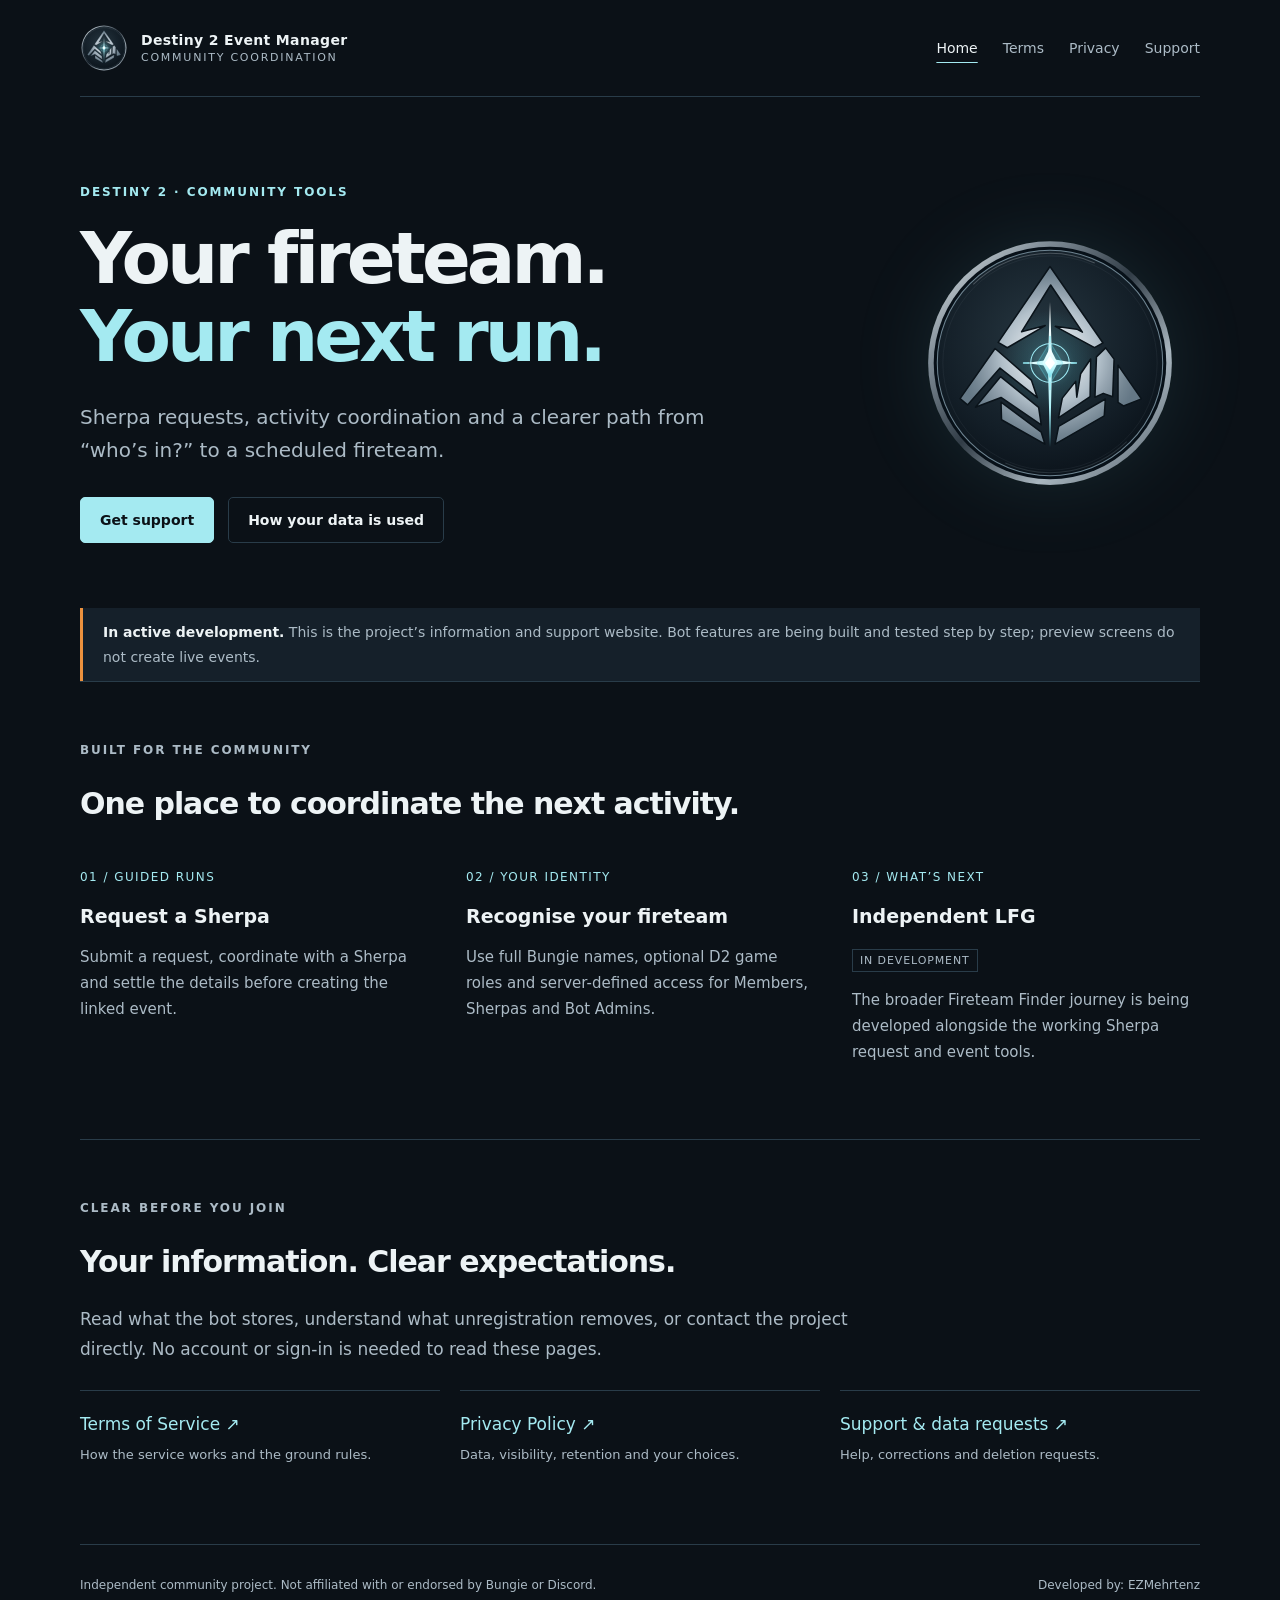
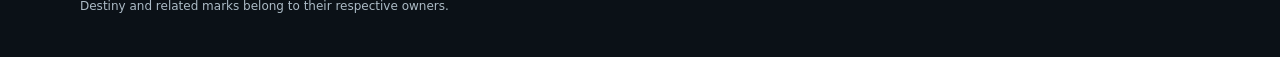
<file: docs/index.html>
<!doctype html>
<html lang="en"><head><meta charset="utf-8"><meta name="viewport" content="width=device-width,initial-scale=1"><meta name="description" content="Community tools for Destiny 2 Sherpa requests, fireteams and events. Read the Terms, Privacy Policy and support information."><meta name="theme-color" content="#0b1117"><title>Home | Destiny 2 Event Manager</title><link rel="icon" href="./assets/logo.svg" type="image/svg+xml"><link rel="stylesheet" href="./assets/style.css"></head>
<body><a class="skip" href="#main">Skip to content</a><div class="wrap"><header class="topbar"><a class="brand" href="./index.html"><img src="./assets/logo.svg" width="48" height="48" alt=""><span>Destiny 2 Event Manager<small>Community coordination</small></span></a><nav aria-label="Main navigation"><a href="./index.html" aria-current="page">Home</a><a href="./terms.html">Terms</a><a href="./privacy.html">Privacy</a><a href="./support.html">Support</a></nav></header>
<main id="main"><section class="hero"><div><p class="eyebrow">Destiny 2 · Community tools</p><h1>Your fireteam.<br><span>Your next run.</span></h1><p class="lede">Sherpa requests, activity coordination and a clearer path from “who’s in?” to a scheduled fireteam.</p><div class="actions"><a class="button primary" href="./support.html">Get support</a><a class="button" href="./privacy.html">How your data is used</a></div></div><img class="hero-art" src="./assets/logo.svg" width="260" height="260" alt="Destiny 2 Event Manager emblem"></section>
<div class="notice"><strong>In active development.</strong> This is the project’s information and support website. Bot features are being built and tested step by step; preview screens do not create live events.</div>
<section class="section"><p class="eyebrow">Built for the community</p><h2>One place to coordinate the next activity.</h2><div class="columns"><div><span class="number">01 / GUIDED RUNS</span><h3>Request a Sherpa</h3><p>Submit a request, coordinate with a Sherpa and settle the details before creating the linked event.</p></div><div><span class="number">02 / YOUR IDENTITY</span><h3>Recognise your fireteam</h3><p>Use full Bungie names, optional D2 game roles and server-defined access for Members, Sherpas and Bot Admins.</p></div><div><span class="number">03 / WHAT’S NEXT</span><h3>Independent LFG</h3><span class="pill">In development</span><p>The broader Fireteam Finder journey is being developed alongside the working Sherpa request and event tools.</p></div></div></section>
<section class="section"><p class="eyebrow">Clear before you join</p><h2>Your information. Clear expectations.</h2><p>Read what the bot stores, understand what unregistration removes, or contact the project directly. No account or sign-in is needed to read these pages.</p><div class="link-grid"><a href="./terms.html">Terms of Service ↗<small>How the service works and the ground rules.</small></a><a href="./privacy.html">Privacy Policy ↗<small>Data, visibility, retention and your choices.</small></a><a href="./support.html">Support & data requests ↗<small>Help, corrections and deletion requests.</small></a></div></section></main><footer class="site-footer"><p>Independent community project. Not affiliated with or endorsed by Bungie or Discord.<br>Destiny and related marks belong to their respective owners.</p><p class="credit">Developed by: EZMehrtenz</p></footer></div></body></html>
</file>
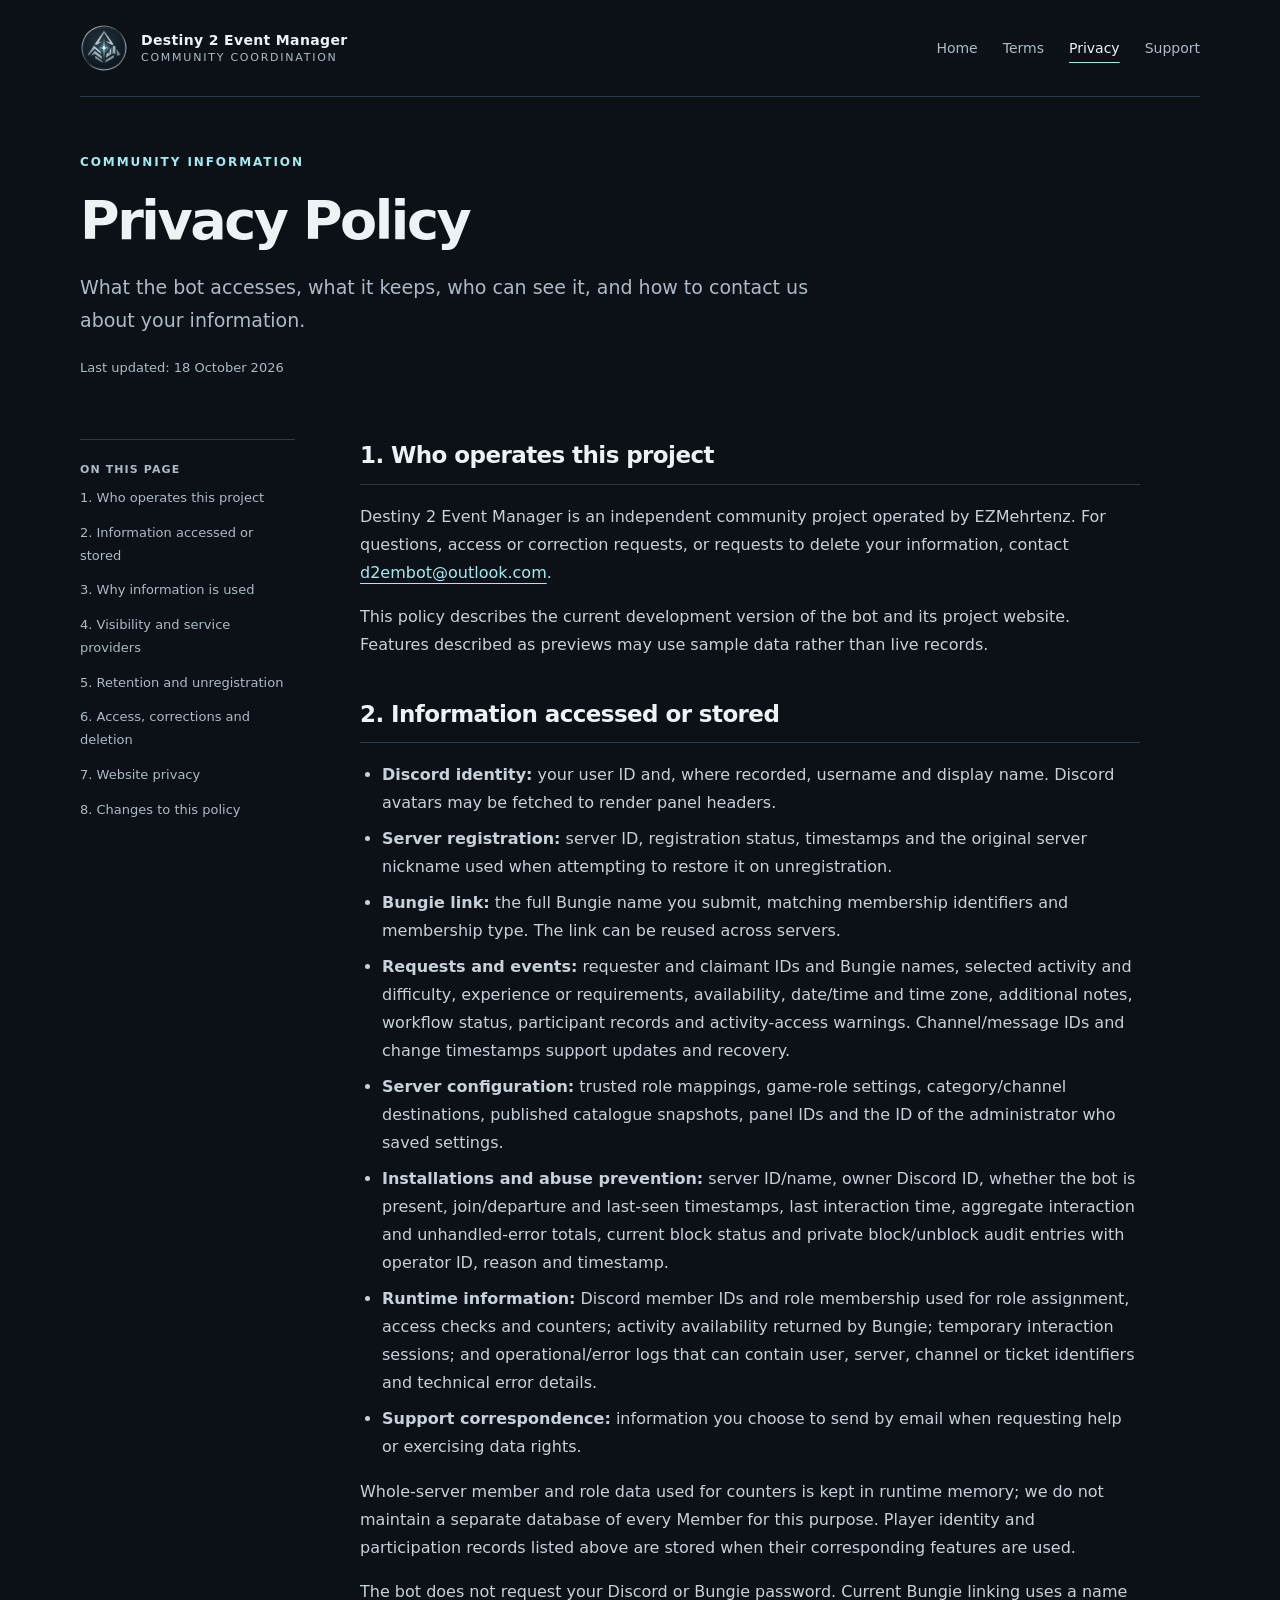
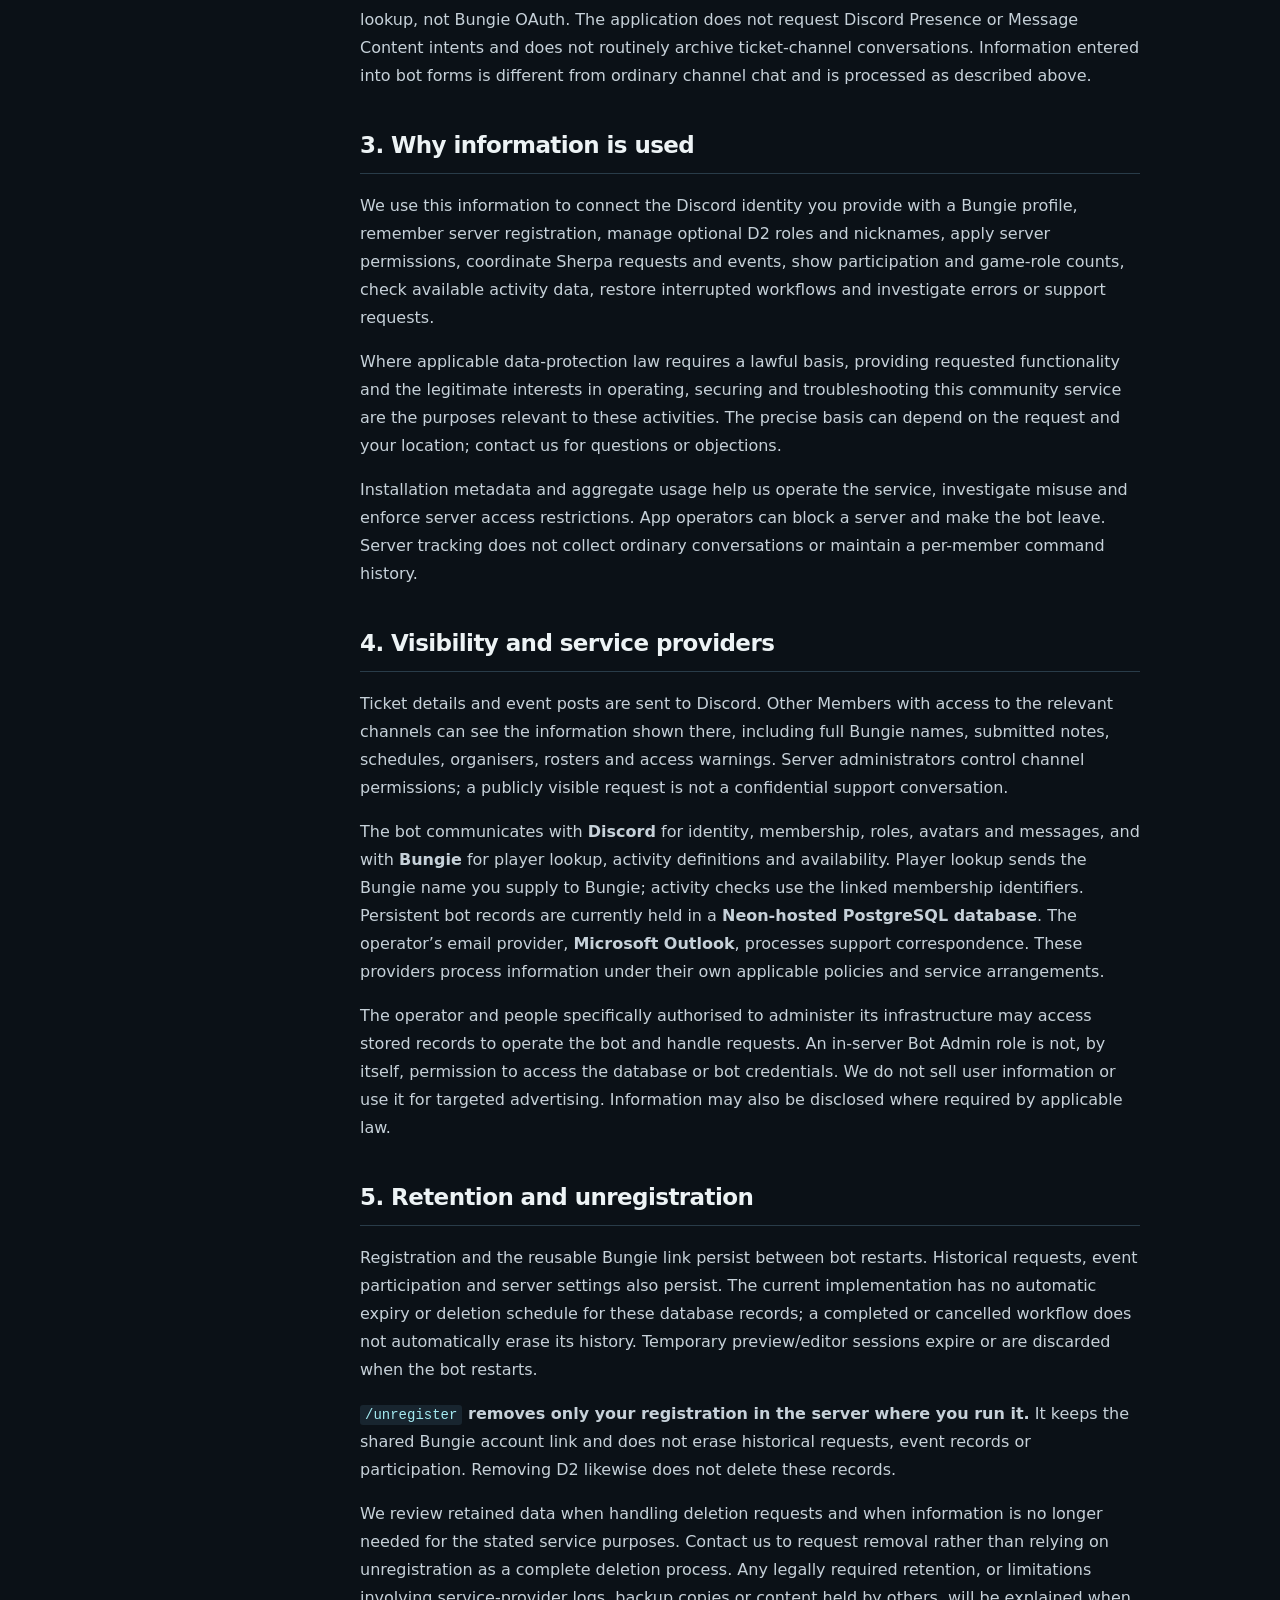
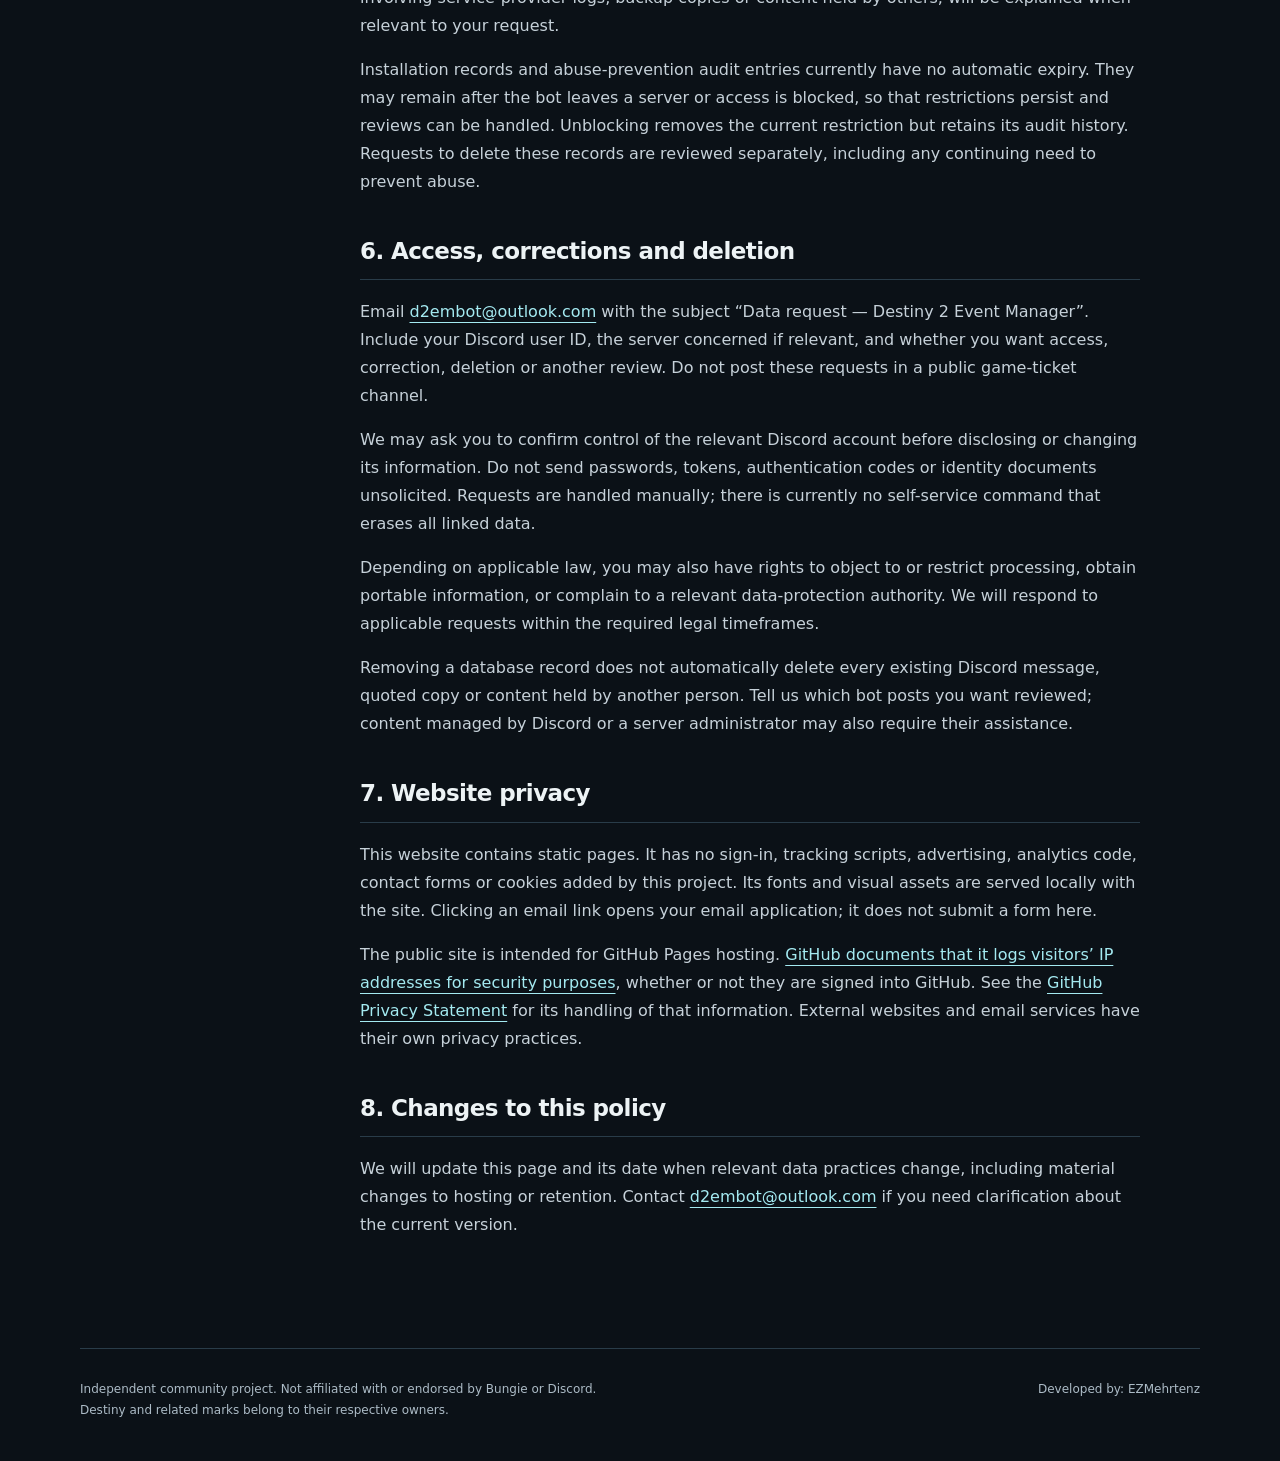
<file: docs/privacy.html>
<!doctype html>
<html lang="en"><head><meta charset="utf-8"><meta name="viewport" content="width=device-width,initial-scale=1"><meta name="description" content="What the bot accesses, what it keeps, who can see it, and how to contact us about your information."><meta name="theme-color" content="#0b1117"><title>Privacy Policy | Destiny 2 Event Manager</title><link rel="icon" href="./assets/logo.svg" type="image/svg+xml"><link rel="stylesheet" href="./assets/style.css"></head>
<body><a class="skip" href="#main">Skip to content</a><div class="wrap"><header class="topbar"><a class="brand" href="./index.html"><img src="./assets/logo.svg" width="48" height="48" alt=""><span>Destiny 2 Event Manager<small>Community coordination</small></span></a><nav aria-label="Main navigation"><a href="./index.html">Home</a><a href="./terms.html">Terms</a><a href="./privacy.html" aria-current="page">Privacy</a><a href="./support.html">Support</a></nav></header>
<main id="main"><header class="page-heading"><p class="eyebrow">Community information</p><h1>Privacy Policy</h1><p class="intro">What the bot accesses, what it keeps, who can see it, and how to contact us about your information.</p><p class="date">Last updated: <time datetime="2026-10-18">18 October 2026</time></p></header><div class="document"><aside class="toc" aria-label="On this page"><strong>On this page</strong><a href="#operator">1. Who operates this project</a><a href="#data">2. Information accessed or stored</a><a href="#purpose">3. Why information is used</a><a href="#visibility">4. Visibility and service providers</a><a href="#retention">5. Retention and unregistration</a><a href="#rights">6. Access, corrections and deletion</a><a href="#website">7. Website privacy</a><a href="#updates">8. Changes to this policy</a></aside><article><section id="operator"><h2>1. Who operates this project</h2><p>Destiny 2 Event Manager is an independent community project operated by EZMehrtenz. For questions, access or correction requests, or requests to delete your information, contact <a href="mailto:d2embot@outlook.com">d2embot@outlook.com</a>.</p><p>This policy describes the current development version of the bot and its project website. Features described as previews may use sample data rather than live records.</p></section>
<section id="data"><h2>2. Information accessed or stored</h2><ul><li><strong>Discord identity:</strong> your user ID and, where recorded, username and display name. Discord avatars may be fetched to render panel headers.</li><li><strong>Server registration:</strong> server ID, registration status, timestamps and the original server nickname used when attempting to restore it on unregistration.</li><li><strong>Bungie link:</strong> the full Bungie name you submit, matching membership identifiers and membership type. The link can be reused across servers.</li><li><strong>Requests and events:</strong> requester and claimant IDs and Bungie names, selected activity and difficulty, experience or requirements, availability, date/time and time zone, additional notes, workflow status, participant records and activity-access warnings. Channel/message IDs and change timestamps support updates and recovery.</li><li><strong>Server configuration:</strong> trusted role mappings, game-role settings, category/channel destinations, published catalogue snapshots, panel IDs and the ID of the administrator who saved settings.</li><li><strong>Installations and abuse prevention:</strong> server ID/name, owner Discord ID, whether the bot is present, join/departure and last-seen timestamps, last interaction time, aggregate interaction and unhandled-error totals, current block status and private block/unblock audit entries with operator ID, reason and timestamp.</li><li><strong>Runtime information:</strong> Discord member IDs and role membership used for role assignment, access checks and counters; activity availability returned by Bungie; temporary interaction sessions; and operational/error logs that can contain user, server, channel or ticket identifiers and technical error details.</li><li><strong>Support correspondence:</strong> information you choose to send by email when requesting help or exercising data rights.</li></ul><p>Whole-server member and role data used for counters is kept in runtime memory; we do not maintain a separate database of every Member for this purpose. Player identity and participation records listed above are stored when their corresponding features are used.</p><p>The bot does not request your Discord or Bungie password. Current Bungie linking uses a name lookup, not Bungie OAuth. The application does not request Discord Presence or Message Content intents and does not routinely archive ticket-channel conversations. Information entered into bot forms is different from ordinary channel chat and is processed as described above.</p></section>
<section id="purpose"><h2>3. Why information is used</h2><p>We use this information to connect the Discord identity you provide with a Bungie profile, remember server registration, manage optional D2 roles and nicknames, apply server permissions, coordinate Sherpa requests and events, show participation and game-role counts, check available activity data, restore interrupted workflows and investigate errors or support requests.</p><p>Where applicable data-protection law requires a lawful basis, providing requested functionality and the legitimate interests in operating, securing and troubleshooting this community service are the purposes relevant to these activities. The precise basis can depend on the request and your location; contact us for questions or objections.</p><p>Installation metadata and aggregate usage help us operate the service, investigate misuse and enforce server access restrictions. App operators can block a server and make the bot leave. Server tracking does not collect ordinary conversations or maintain a per-member command history.</p></section>
<section id="visibility"><h2>4. Visibility and service providers</h2><p>Ticket details and event posts are sent to Discord. Other Members with access to the relevant channels can see the information shown there, including full Bungie names, submitted notes, schedules, organisers, rosters and access warnings. Server administrators control channel permissions; a publicly visible request is not a confidential support conversation.</p><p>The bot communicates with <strong>Discord</strong> for identity, membership, roles, avatars and messages, and with <strong>Bungie</strong> for player lookup, activity definitions and availability. Player lookup sends the Bungie name you supply to Bungie; activity checks use the linked membership identifiers. Persistent bot records are currently held in a <strong>Neon-hosted PostgreSQL database</strong>. The operator’s email provider, <strong>Microsoft Outlook</strong>, processes support correspondence. These providers process information under their own applicable policies and service arrangements.</p><p>The operator and people specifically authorised to administer its infrastructure may access stored records to operate the bot and handle requests. An in-server Bot Admin role is not, by itself, permission to access the database or bot credentials. We do not sell user information or use it for targeted advertising. Information may also be disclosed where required by applicable law.</p></section>
<section id="retention"><h2>5. Retention and unregistration</h2><p>Registration and the reusable Bungie link persist between bot restarts. Historical requests, event participation and server settings also persist. The current implementation has no automatic expiry or deletion schedule for these database records; a completed or cancelled workflow does not automatically erase its history. Temporary preview/editor sessions expire or are discarded when the bot restarts.</p><p><strong><code>/unregister</code> removes only your registration in the server where you run it.</strong> It keeps the shared Bungie account link and does not erase historical requests, event records or participation. Removing D2 likewise does not delete these records.</p><p>We review retained data when handling deletion requests and when information is no longer needed for the stated service purposes. Contact us to request removal rather than relying on unregistration as a complete deletion process. Any legally required retention, or limitations involving service-provider logs, backup copies or content held by others, will be explained when relevant to your request.</p><p>Installation records and abuse-prevention audit entries currently have no automatic expiry. They may remain after the bot leaves a server or access is blocked, so that restrictions persist and reviews can be handled. Unblocking removes the current restriction but retains its audit history. Requests to delete these records are reviewed separately, including any continuing need to prevent abuse.</p></section>
<section id="rights"><h2>6. Access, corrections and deletion</h2><p>Email <a href="mailto:d2embot@outlook.com?subject=Data%20request%20-%20Destiny%202%20Event%20Manager">d2embot@outlook.com</a> with the subject “Data request — Destiny 2 Event Manager”. Include your Discord user ID, the server concerned if relevant, and whether you want access, correction, deletion or another review. Do not post these requests in a public game-ticket channel.</p><p>We may ask you to confirm control of the relevant Discord account before disclosing or changing its information. Do not send passwords, tokens, authentication codes or identity documents unsolicited. Requests are handled manually; there is currently no self-service command that erases all linked data.</p><p>Depending on applicable law, you may also have rights to object to or restrict processing, obtain portable information, or complain to a relevant data-protection authority. We will respond to applicable requests within the required legal timeframes.</p><p>Removing a database record does not automatically delete every existing Discord message, quoted copy or content held by another person. Tell us which bot posts you want reviewed; content managed by Discord or a server administrator may also require their assistance.</p></section>
<section id="website"><h2>7. Website privacy</h2><p>This website contains static pages. It has no sign-in, tracking scripts, advertising, analytics code, contact forms or cookies added by this project. Its fonts and visual assets are served locally with the site. Clicking an email link opens your email application; it does not submit a form here.</p><p>The public site is intended for GitHub Pages hosting. <a href="https://docs.github.com/en/pages/getting-started-with-github-pages/what-is-github-pages">GitHub documents that it logs visitors’ IP addresses for security purposes</a>, whether or not they are signed into GitHub. See the <a href="https://docs.github.com/en/site-policy/privacy-policies/github-general-privacy-statement">GitHub Privacy Statement</a> for its handling of that information. External websites and email services have their own privacy practices.</p></section>
<section id="updates"><h2>8. Changes to this policy</h2><p>We will update this page and its date when relevant data practices change, including material changes to hosting or retention. Contact <a href="mailto:d2embot@outlook.com">d2embot@outlook.com</a> if you need clarification about the current version.</p></section></article></div></main><footer class="site-footer"><p>Independent community project. Not affiliated with or endorsed by Bungie or Discord.<br>Destiny and related marks belong to their respective owners.</p><p class="credit">Developed by: EZMehrtenz</p></footer></div></body></html>
</file>
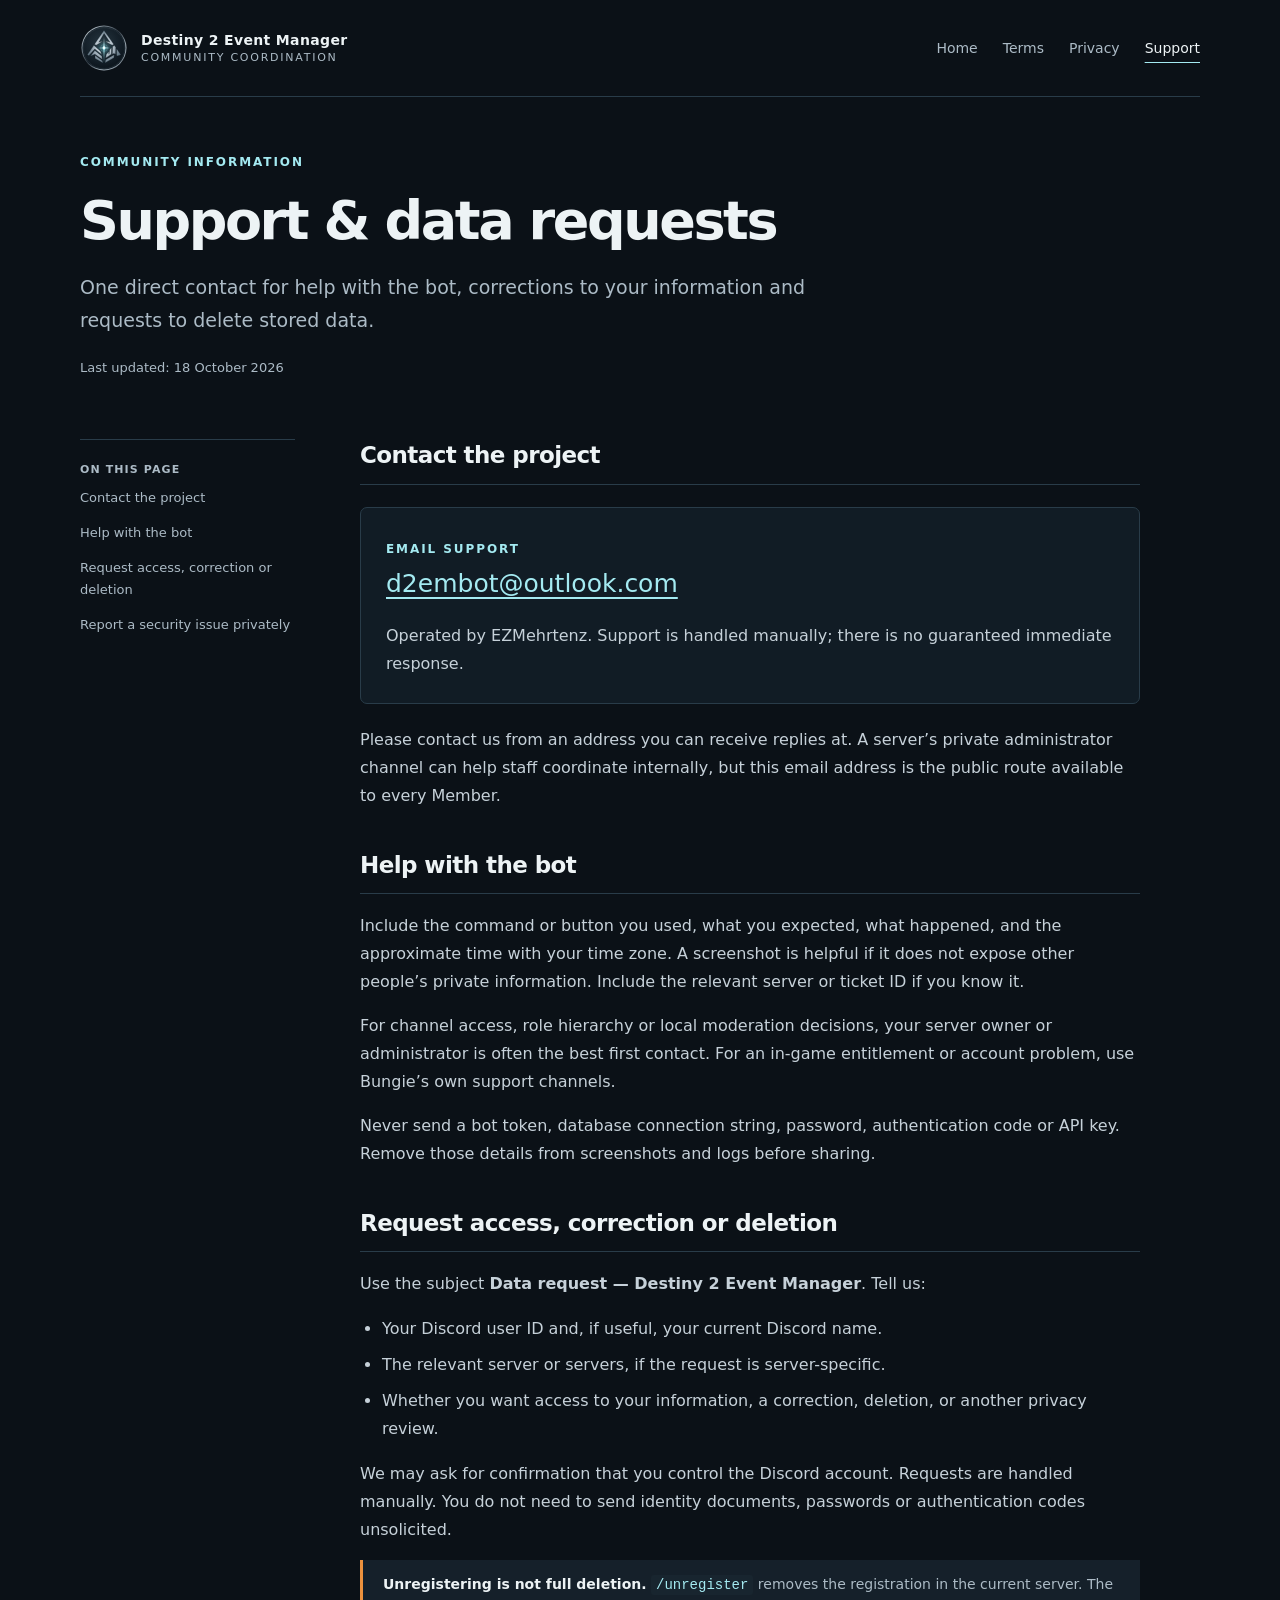
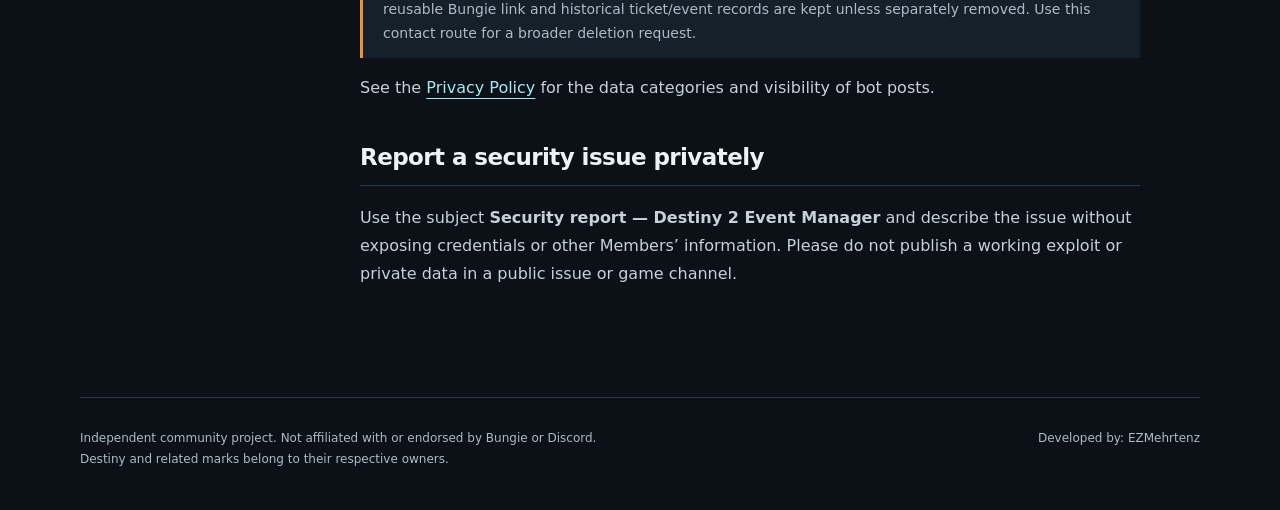
<file: docs/support.html>
<!doctype html>
<html lang="en"><head><meta charset="utf-8"><meta name="viewport" content="width=device-width,initial-scale=1"><meta name="description" content="One direct contact for help with the bot, corrections to your information and requests to delete stored data."><meta name="theme-color" content="#0b1117"><title>Support &amp; data requests | Destiny 2 Event Manager</title><link rel="icon" href="./assets/logo.svg" type="image/svg+xml"><link rel="stylesheet" href="./assets/style.css"></head>
<body><a class="skip" href="#main">Skip to content</a><div class="wrap"><header class="topbar"><a class="brand" href="./index.html"><img src="./assets/logo.svg" width="48" height="48" alt=""><span>Destiny 2 Event Manager<small>Community coordination</small></span></a><nav aria-label="Main navigation"><a href="./index.html">Home</a><a href="./terms.html">Terms</a><a href="./privacy.html">Privacy</a><a href="./support.html" aria-current="page">Support</a></nav></header>
<main id="main"><header class="page-heading"><p class="eyebrow">Community information</p><h1>Support &amp; data requests</h1><p class="intro">One direct contact for help with the bot, corrections to your information and requests to delete stored data.</p><p class="date">Last updated: <time datetime="2026-10-18">18 October 2026</time></p></header><div class="document"><aside class="toc" aria-label="On this page"><strong>On this page</strong><a href="#contact">Contact the project</a><a href="#help">Help with the bot</a><a href="#data">Request access, correction or deletion</a><a href="#security">Report a security issue privately</a></aside><article><section id="contact"><h2>Contact the project</h2><div class="contact"><span class="eyebrow">Email support</span><br><a href="mailto:d2embot@outlook.com">d2embot@outlook.com</a><p>Operated by EZMehrtenz. Support is handled manually; there is no guaranteed immediate response.</p></div><p>Please contact us from an address you can receive replies at. A server’s private administrator channel can help staff coordinate internally, but this email address is the public route available to every Member.</p></section>
<section id="help"><h2>Help with the bot</h2><p>Include the command or button you used, what you expected, what happened, and the approximate time with your time zone. A screenshot is helpful if it does not expose other people’s private information. Include the relevant server or ticket ID if you know it.</p><p>For channel access, role hierarchy or local moderation decisions, your server owner or administrator is often the best first contact. For an in-game entitlement or account problem, use Bungie’s own support channels.</p><p>Never send a bot token, database connection string, password, authentication code or API key. Remove those details from screenshots and logs before sharing.</p></section>
<section id="data"><h2>Request access, correction or deletion</h2><p>Use the subject <strong>Data request — Destiny 2 Event Manager</strong>. Tell us:</p><ul><li>Your Discord user ID and, if useful, your current Discord name.</li><li>The relevant server or servers, if the request is server-specific.</li><li>Whether you want access to your information, a correction, deletion, or another privacy review.</li></ul><p>We may ask for confirmation that you control the Discord account. Requests are handled manually. You do not need to send identity documents, passwords or authentication codes unsolicited.</p><div class="notice"><strong>Unregistering is not full deletion.</strong> <code>/unregister</code> removes the registration in the current server. The reusable Bungie link and historical ticket/event records are kept unless separately removed. Use this contact route for a broader deletion request.</div><p>See the <a href="./privacy.html">Privacy Policy</a> for the data categories and visibility of bot posts.</p></section>
<section id="security"><h2>Report a security issue privately</h2><p>Use the subject <strong>Security report — Destiny 2 Event Manager</strong> and describe the issue without exposing credentials or other Members’ information. Please do not publish a working exploit or private data in a public issue or game channel.</p></section></article></div></main><footer class="site-footer"><p>Independent community project. Not affiliated with or endorsed by Bungie or Discord.<br>Destiny and related marks belong to their respective owners.</p><p class="credit">Developed by: EZMehrtenz</p></footer></div></body></html>
</file>
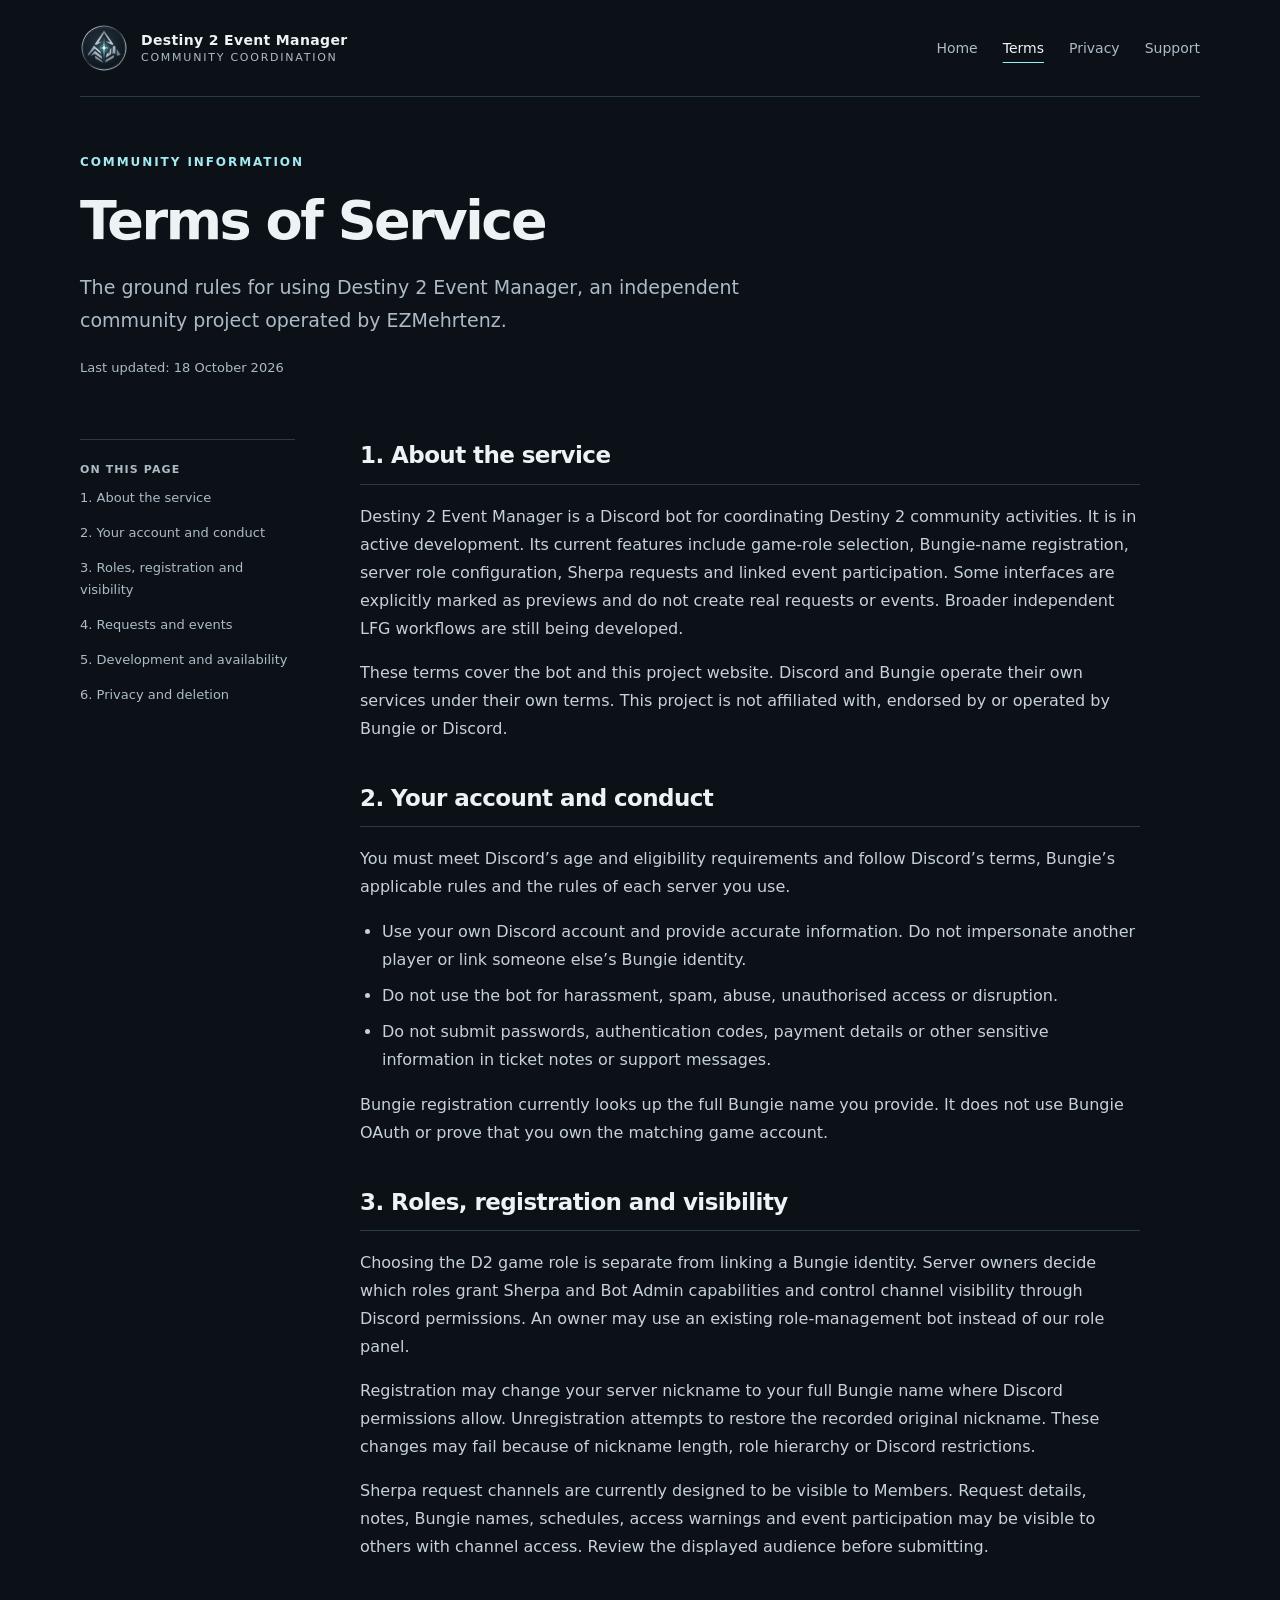
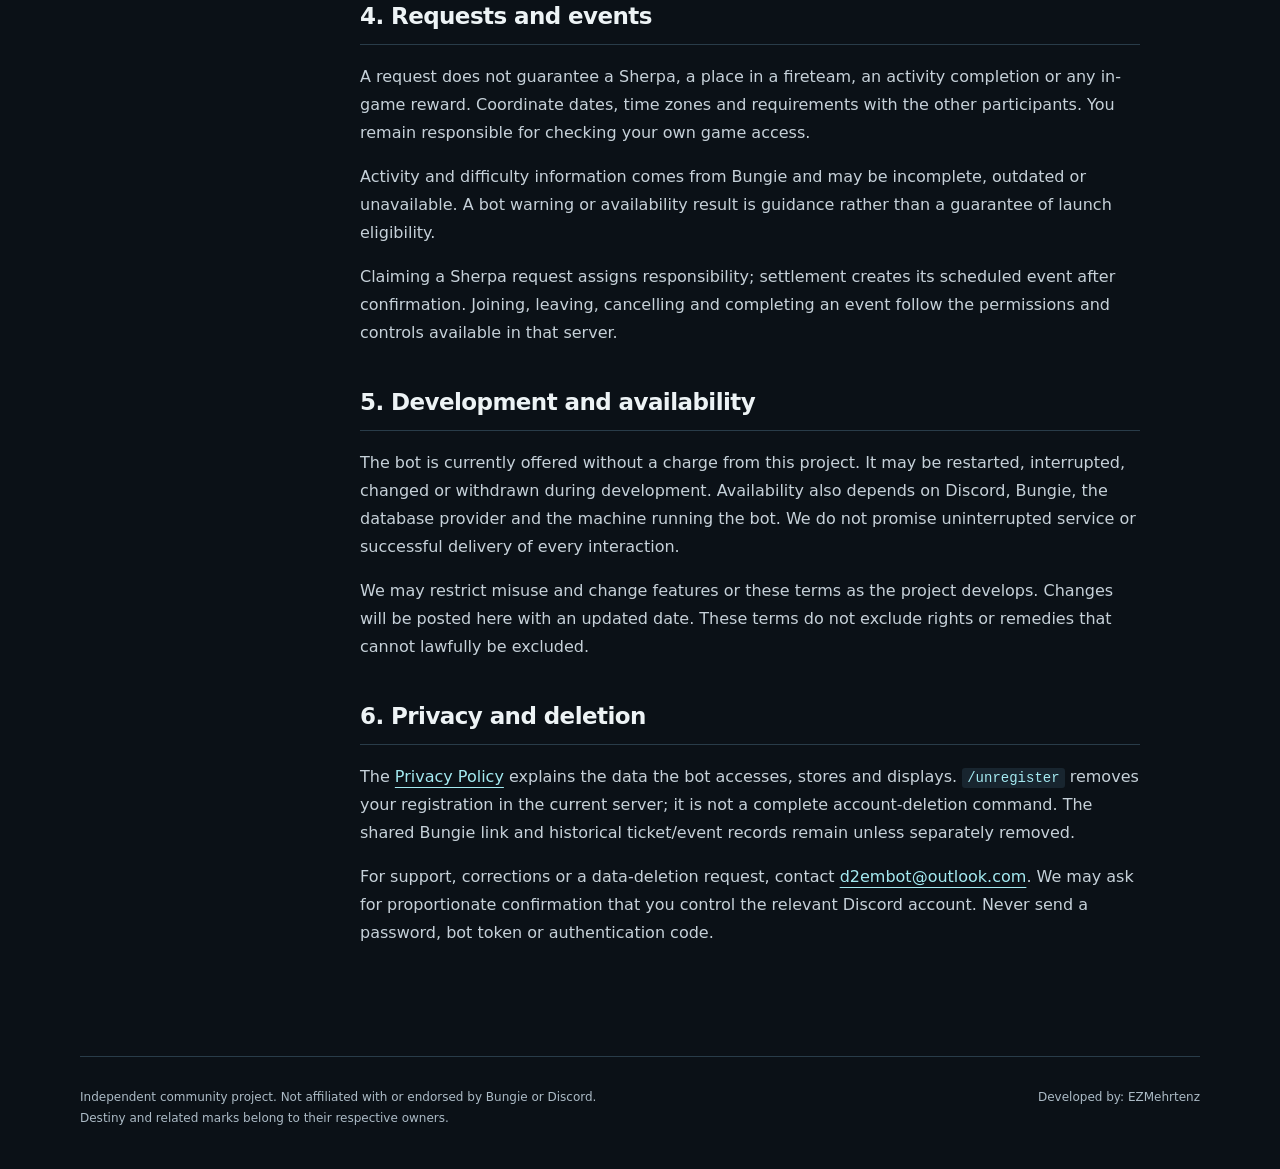
<file: docs/terms.html>
<!doctype html>
<html lang="en"><head><meta charset="utf-8"><meta name="viewport" content="width=device-width,initial-scale=1"><meta name="description" content="The ground rules for using Destiny 2 Event Manager, an independent community project operated by EZMehrtenz."><meta name="theme-color" content="#0b1117"><title>Terms of Service | Destiny 2 Event Manager</title><link rel="icon" href="./assets/logo.svg" type="image/svg+xml"><link rel="stylesheet" href="./assets/style.css"></head>
<body><a class="skip" href="#main">Skip to content</a><div class="wrap"><header class="topbar"><a class="brand" href="./index.html"><img src="./assets/logo.svg" width="48" height="48" alt=""><span>Destiny 2 Event Manager<small>Community coordination</small></span></a><nav aria-label="Main navigation"><a href="./index.html">Home</a><a href="./terms.html" aria-current="page">Terms</a><a href="./privacy.html">Privacy</a><a href="./support.html">Support</a></nav></header>
<main id="main"><header class="page-heading"><p class="eyebrow">Community information</p><h1>Terms of Service</h1><p class="intro">The ground rules for using Destiny 2 Event Manager, an independent community project operated by EZMehrtenz.</p><p class="date">Last updated: <time datetime="2026-10-18">18 October 2026</time></p></header><div class="document"><aside class="toc" aria-label="On this page"><strong>On this page</strong><a href="#about">1. About the service</a><a href="#eligibility">2. Your account and conduct</a><a href="#roles">3. Roles, registration and visibility</a><a href="#events">4. Requests and events</a><a href="#availability">5. Development and availability</a><a href="#data">6. Privacy and deletion</a></aside><article><section id="about"><h2>1. About the service</h2><p>Destiny 2 Event Manager is a Discord bot for coordinating Destiny 2 community activities. It is in active development. Its current features include game-role selection, Bungie-name registration, server role configuration, Sherpa requests and linked event participation. Some interfaces are explicitly marked as previews and do not create real requests or events. Broader independent LFG workflows are still being developed.</p><p>These terms cover the bot and this project website. Discord and Bungie operate their own services under their own terms. This project is not affiliated with, endorsed by or operated by Bungie or Discord.</p></section>
<section id="eligibility"><h2>2. Your account and conduct</h2><p>You must meet Discord’s age and eligibility requirements and follow Discord’s terms, Bungie’s applicable rules and the rules of each server you use.</p><ul><li>Use your own Discord account and provide accurate information. Do not impersonate another player or link someone else’s Bungie identity.</li><li>Do not use the bot for harassment, spam, abuse, unauthorised access or disruption.</li><li>Do not submit passwords, authentication codes, payment details or other sensitive information in ticket notes or support messages.</li></ul><p>Bungie registration currently looks up the full Bungie name you provide. It does not use Bungie OAuth or prove that you own the matching game account.</p></section>
<section id="roles"><h2>3. Roles, registration and visibility</h2><p>Choosing the D2 game role is separate from linking a Bungie identity. Server owners decide which roles grant Sherpa and Bot Admin capabilities and control channel visibility through Discord permissions. An owner may use an existing role-management bot instead of our role panel.</p><p>Registration may change your server nickname to your full Bungie name where Discord permissions allow. Unregistration attempts to restore the recorded original nickname. These changes may fail because of nickname length, role hierarchy or Discord restrictions.</p><p>Sherpa request channels are currently designed to be visible to Members. Request details, notes, Bungie names, schedules, access warnings and event participation may be visible to others with channel access. Review the displayed audience before submitting.</p></section>
<section id="events"><h2>4. Requests and events</h2><p>A request does not guarantee a Sherpa, a place in a fireteam, an activity completion or any in-game reward. Coordinate dates, time zones and requirements with the other participants. You remain responsible for checking your own game access.</p><p>Activity and difficulty information comes from Bungie and may be incomplete, outdated or unavailable. A bot warning or availability result is guidance rather than a guarantee of launch eligibility.</p><p>Claiming a Sherpa request assigns responsibility; settlement creates its scheduled event after confirmation. Joining, leaving, cancelling and completing an event follow the permissions and controls available in that server.</p></section>
<section id="availability"><h2>5. Development and availability</h2><p>The bot is currently offered without a charge from this project. It may be restarted, interrupted, changed or withdrawn during development. Availability also depends on Discord, Bungie, the database provider and the machine running the bot. We do not promise uninterrupted service or successful delivery of every interaction.</p><p>We may restrict misuse and change features or these terms as the project develops. Changes will be posted here with an updated date. These terms do not exclude rights or remedies that cannot lawfully be excluded.</p></section>
<section id="data"><h2>6. Privacy and deletion</h2><p>The <a href="./privacy.html">Privacy Policy</a> explains the data the bot accesses, stores and displays. <code>/unregister</code> removes your registration in the current server; it is not a complete account-deletion command. The shared Bungie link and historical ticket/event records remain unless separately removed.</p><p>For support, corrections or a data-deletion request, contact <a href="mailto:d2embot@outlook.com">d2embot@outlook.com</a>. We may ask for proportionate confirmation that you control the relevant Discord account. Never send a password, bot token or authentication code.</p></section></article></div></main><footer class="site-footer"><p>Independent community project. Not affiliated with or endorsed by Bungie or Discord.<br>Destiny and related marks belong to their respective owners.</p><p class="credit">Developed by: EZMehrtenz</p></footer></div></body></html>
</file>
<file: docs/assets/style.css>
:root{color-scheme:dark;--bg:#0b1117;--surface:#111c25;--line:#293c49;--text:#edf3f5;--muted:#acbbc6;--cyan:#a4eaf1;--accent:#ec923e}*{box-sizing:border-box}html{scroll-behavior:smooth;scroll-padding-top:30px}body{margin:0;background:var(--bg);color:var(--text);font:17px/1.75 system-ui,-apple-system,"Segoe UI",sans-serif}a{color:var(--cyan);text-underline-offset:5px}a:hover{color:#fff}a:focus-visible{outline:2px solid var(--cyan);outline-offset:6px;border-radius:2px}img{max-width:100%}.wrap{width:min(1120px,calc(100% - 64px));margin:auto}.skip{position:absolute;left:20px;top:-100px;background:var(--text);color:var(--bg);padding:10px;z-index:5}.skip:focus{top:10px}.topbar{display:flex;justify-content:space-between;align-items:center;gap:24px;padding:24px 0;border-bottom:1px solid var(--line)}.brand{display:flex;align-items:center;gap:13px;color:var(--text);text-decoration:none;font-size:14px;font-weight:700;line-height:1.4;letter-spacing:.025em}.brand img{width:48px;height:48px}.brand span{display:block}.brand small{display:block;color:var(--muted);font-size:11px;font-weight:500;letter-spacing:.16em;text-transform:uppercase}nav{display:flex;flex-wrap:wrap;gap:25px;font-size:14px}nav a{color:var(--muted);text-decoration:none}nav a[aria-current=page]{color:var(--text);text-decoration:underline;text-decoration-color:var(--cyan);text-underline-offset:9px}.hero{display:grid;grid-template-columns:1fr 280px;gap:50px;align-items:center;padding:85px 0 65px}.eyebrow{color:var(--cyan);font-size:12px;font-weight:700;letter-spacing:.16em;text-transform:uppercase;margin:0 0 17px}.hero h1{font-size:clamp(42px,6vw,72px);line-height:1.08;letter-spacing:-.055em;font-weight:600;margin:0 0 25px}.hero h1 span{color:var(--cyan)}.hero p.lede{font-size:20px;color:var(--muted);max-width:630px;line-height:1.65}.hero-art{width:260px;filter:drop-shadow(0 0 38px #72d5e51b)}.actions{display:flex;gap:14px;flex-wrap:wrap;margin-top:30px}.button{display:inline-block;text-decoration:none;font-size:14px;font-weight:650;padding:10px 19px;border:1px solid var(--line);border-radius:5px;color:var(--text)}.button.primary{background:var(--cyan);color:var(--bg);border-color:var(--cyan)}.button:hover{border-color:var(--cyan)}.notice{border-left:3px solid var(--accent);padding:12px 20px;background:#15202a;font-size:14px;color:var(--muted)}.notice strong{color:var(--text)}.section{padding:58px 0;border-top:1px solid var(--line)}.section h2{font-size:30px;font-weight:550;letter-spacing:-.035em;margin:0 0 12px}.section>p{max-width:770px;color:var(--muted)}.columns{display:grid;grid-template-columns:repeat(3,1fr);gap:38px;margin-top:30px}.columns h3{font-size:19px;margin:10px 0;font-weight:600}.columns p{color:var(--muted);font-size:15px;margin-top:8px}.number{color:var(--cyan);font-size:12px;letter-spacing:.12em}.pill{display:inline-block;color:var(--muted);font-size:11px;letter-spacing:.08em;text-transform:uppercase;border:1px solid var(--line);padding:1px 7px;margin:0 0 7px}.page-heading{padding:55px 0 32px}.page-heading h1{font-size:clamp(36px,5vw,54px);line-height:1.15;letter-spacing:-.045em;font-weight:550;margin:0 0 18px}.page-heading .intro{max-width:760px;color:var(--muted);font-size:19px}.date{font-size:13px;color:var(--muted)}.document{display:grid;grid-template-columns:215px 1fr;gap:65px;padding:15px 0 70px}.toc{align-self:start;position:sticky;top:25px;border-top:1px solid var(--line);padding-top:18px;font-size:13px}.toc strong{font-size:11px;text-transform:uppercase;letter-spacing:.1em;color:var(--muted)}.toc a{display:block;text-decoration:none;color:var(--muted);padding:6px 0}.toc a:hover{color:var(--cyan)}article{min-width:0;max-width:780px}article section{padding:0 0 23px}article h2{font-size:23px;line-height:1.4;letter-spacing:-.025em;font-weight:600;border-bottom:1px solid var(--line);padding-bottom:12px;margin:0 0 18px}article p,article li{color:#c6d1d9;font-size:16px}article ul{padding-left:22px}article li+li{margin-top:8px}code{font:14px ui-monospace,Consolas,monospace;color:var(--cyan);padding:2px 5px;background:#18252f;border-radius:3px}.contact{padding:25px;border:1px solid var(--line);background:var(--surface);border-radius:7px;margin:22px 0}.contact a{font-size:clamp(18px,3vw,25px);overflow-wrap:anywhere}.contact p{margin-bottom:0}.site-footer{padding:30px 0 40px;border-top:1px solid var(--line);display:flex;justify-content:space-between;gap:25px;color:var(--muted);font-size:12px}.site-footer p{margin:0;max-width:650px}.credit{text-align:right;white-space:nowrap}.link-grid{display:grid;grid-template-columns:repeat(3,1fr);gap:20px;margin-top:25px}.link-grid a{padding:19px 0;border-top:1px solid var(--line);text-decoration:none}.link-grid small{display:block;font-size:13px;color:var(--muted);margin-top:5px}@media(max-width:760px){.wrap{width:calc(100% - 36px)}.topbar{align-items:flex-start;flex-direction:column;gap:20px}nav{gap:22px}.hero{grid-template-columns:1fr;padding:48px 0;gap:25px}.hero-art{width:150px;grid-row:1;justify-self:end;margin-bottom:-20px}.hero h1{font-size:48px}.hero p.lede{font-size:18px}.columns,.link-grid{grid-template-columns:1fr;gap:18px}.document{grid-template-columns:1fr;gap:30px}.toc{position:static}.toc a{display:inline-block;margin-right:16px}.page-heading{padding-top:40px}.site-footer{flex-direction:column}.credit{text-align:right}.section{padding:40px 0}}@media(prefers-reduced-motion:reduce){html{scroll-behavior:auto}}
</file>
